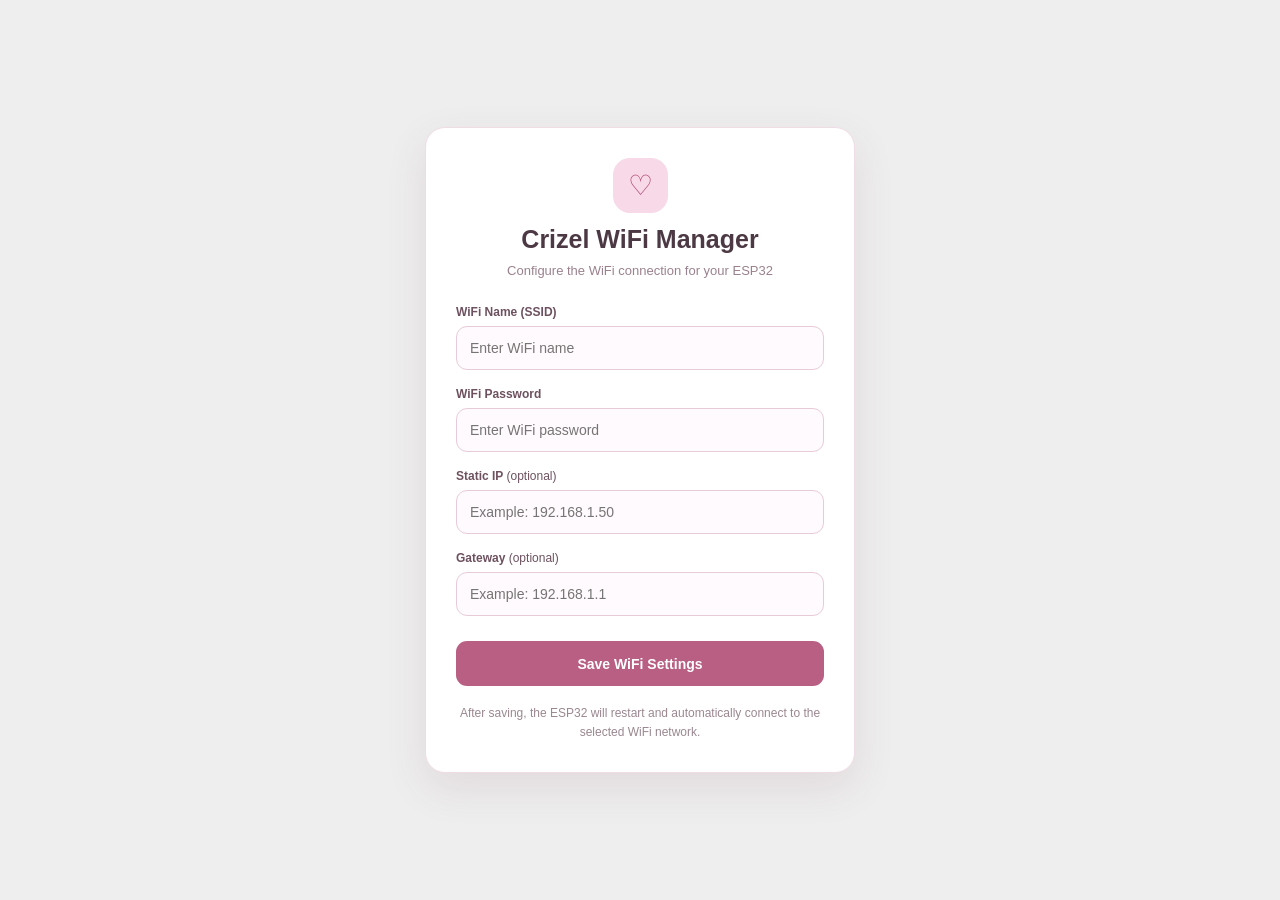
<file: wifimanager.html>
<!DOCTYPE html>
<html lang="en">

<head>

    <meta charset="UTF-8">

    <meta
        name="viewport"
        content="width=device-width, initial-scale=1.0"
    >

    <title>Crizel WiFi Manager</title>


    <style>

        * {
            box-sizing: border-box;
        }


        body {

            margin: 0;

            min-height: 100vh;

            display: flex;

            justify-content: center;

            align-items: center;

            padding: 20px;

            font-family:
                "Segoe UI",
                Arial,
                sans-serif;

            background: #eeeeee;

            color: #493842;

        }


        .container {

            width: 100%;

            max-width: 430px;

            background: #ffffff;

            padding: 30px;

            border-radius: 20px;

            border:
                1px solid #f0dce5;

            box-shadow:
                0 15px 40px
                rgba(128, 74, 100, 0.12);

        }


        .brand {

            text-align: center;

            margin-bottom: 25px;

        }


        .brand-icon {

            width: 55px;

            height: 55px;

            margin:
                0 auto 12px;

            border-radius: 17px;

            background: #f8d9e7;

            color: #b34d78;

            display: flex;

            align-items: center;

            justify-content: center;

            font-size: 28px;

        }


        h1 {

            margin: 0;

            font-size: 25px;

            color: #4c3943;

        }


        .subtitle {

            margin-top: 7px;

            font-size: 13px;

            color: #9b818d;

            line-height: 1.5;

        }


        label {

            display: block;

            margin-top: 17px;

            margin-bottom: 7px;

            font-size: 12px;

            font-weight: 700;

            color: #6d515e;

        }


        input {

            width: 100%;

            height: 44px;

            padding:
                0 13px;

            border:
                1px solid #e8cbd8;

            border-radius: 11px;

            font-size: 14px;

            color: #513d47;

            background: #fffafd;

            outline: none;

        }


        input:focus {

            border-color: #c9799b;

            box-shadow:
                0 0 0 3px
                rgba(201,121,155,.10);

        }


        button {

            width: 100%;

            height: 45px;

            margin-top: 25px;

            border: none;

            border-radius: 11px;

            background: #b85f83;

            color: white;

            font-size: 14px;

            font-weight: 700;

            cursor: pointer;

        }


        button:hover {

            background: #a94f75;

        }


        .note {

            margin-top: 18px;

            text-align: center;

            font-size: 12px;

            color: #9b8790;

            line-height: 1.6;

        }

    </style>

</head>


<body>


<div class="container">


    <div class="brand">

        <div class="brand-icon">
            ♡
        </div>

        <h1>
            Crizel WiFi Manager
        </h1>

        <div class="subtitle">
            Configure the WiFi connection
            for your ESP32
        </div>

    </div>


    <form
        method="POST"
        action="/"
    >


        <label for="ssid">
            WiFi Name (SSID)
        </label>

        <input
            type="text"
            id="ssid"
            name="ssid"
            placeholder="Enter WiFi name"
            required
        >


        <label for="pass">
            WiFi Password
        </label>

        <input
            type="password"
            id="pass"
            name="pass"
            placeholder="Enter WiFi password"
        >


        <label for="ip">
            Static IP
            <span style="font-weight:normal;">
                (optional)
            </span>
        </label>

        <input
            type="text"
            id="ip"
            name="ip"
            placeholder="Example: 192.168.1.50"
        >


        <label for="gateway">
            Gateway
            <span style="font-weight:normal;">
                (optional)
            </span>
        </label>

        <input
            type="text"
            id="gateway"
            name="gateway"
            placeholder="Example: 192.168.1.1"
        >


        <button type="submit">
            Save WiFi Settings
        </button>


    </form>


    <div class="note">

        After saving, the ESP32 will restart
        and automatically connect to the
        selected WiFi network.

    </div>


</div>


</body>

</html>
</file>
